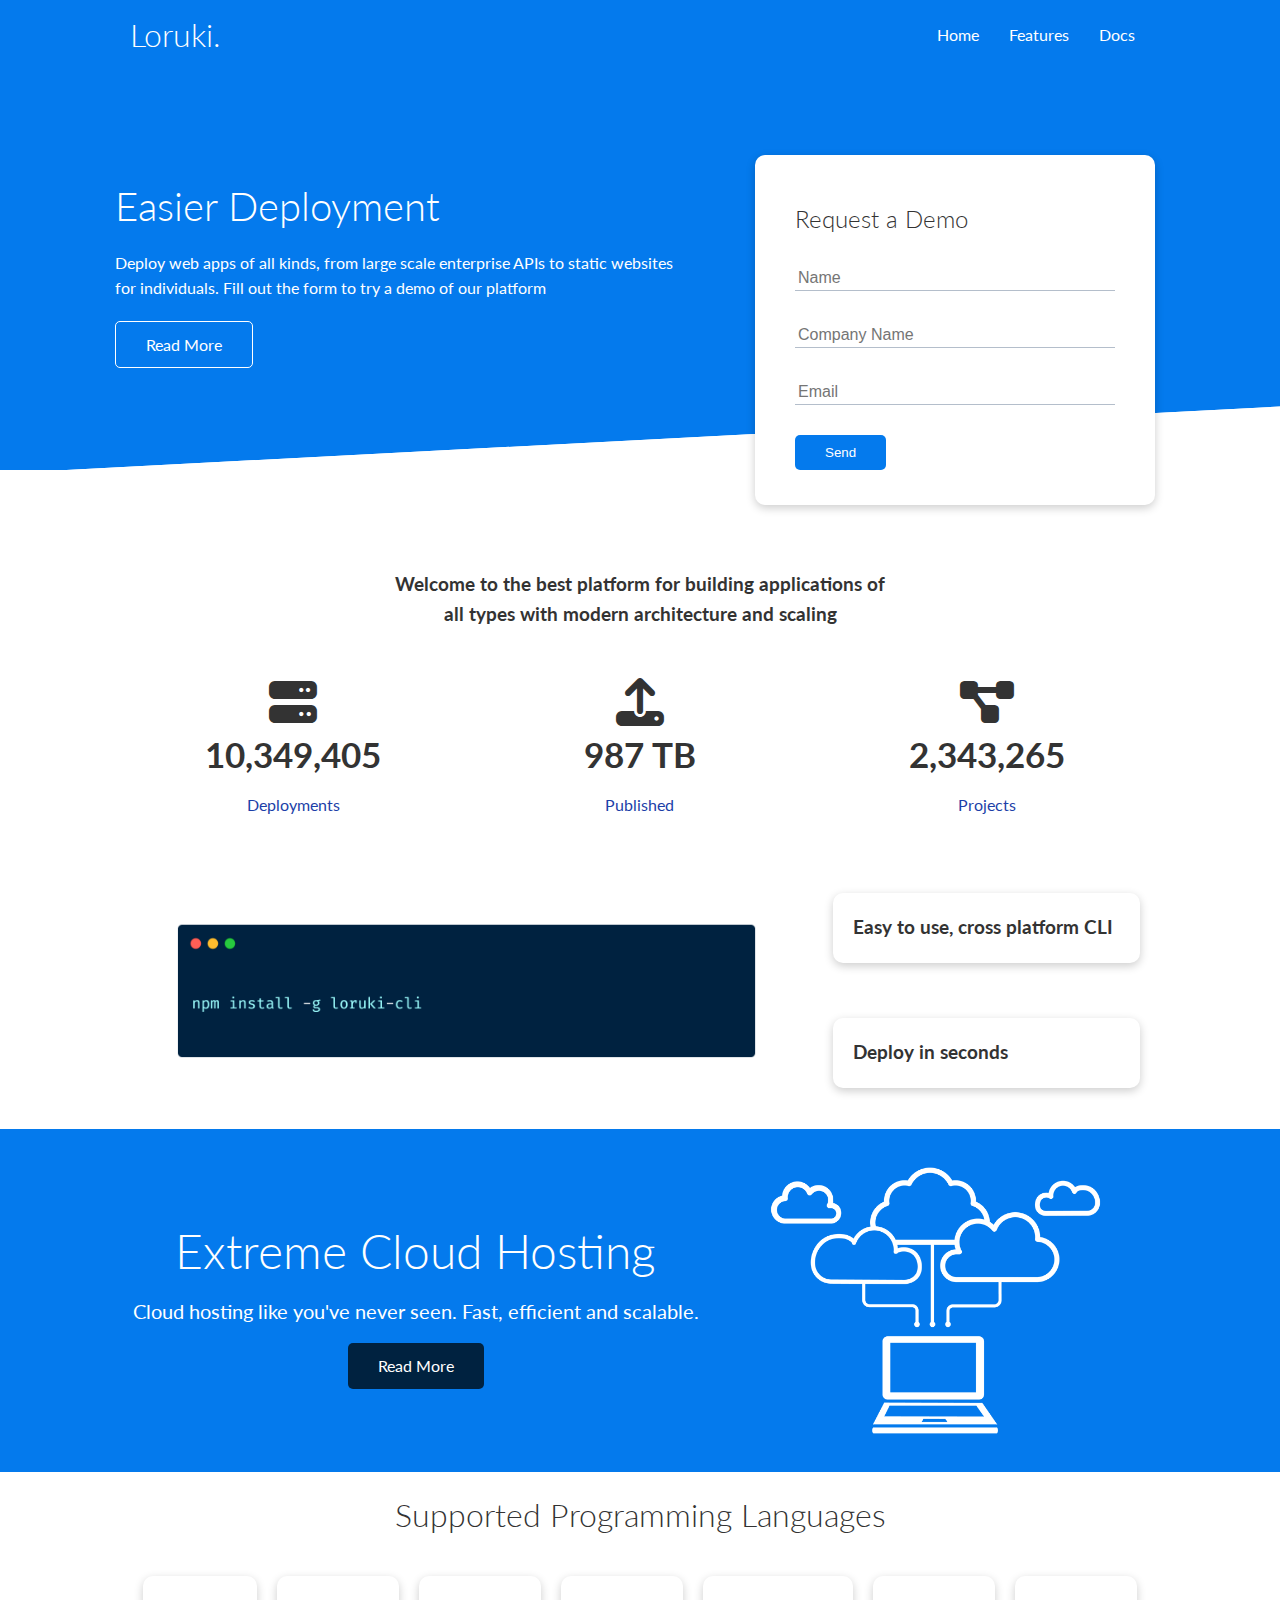
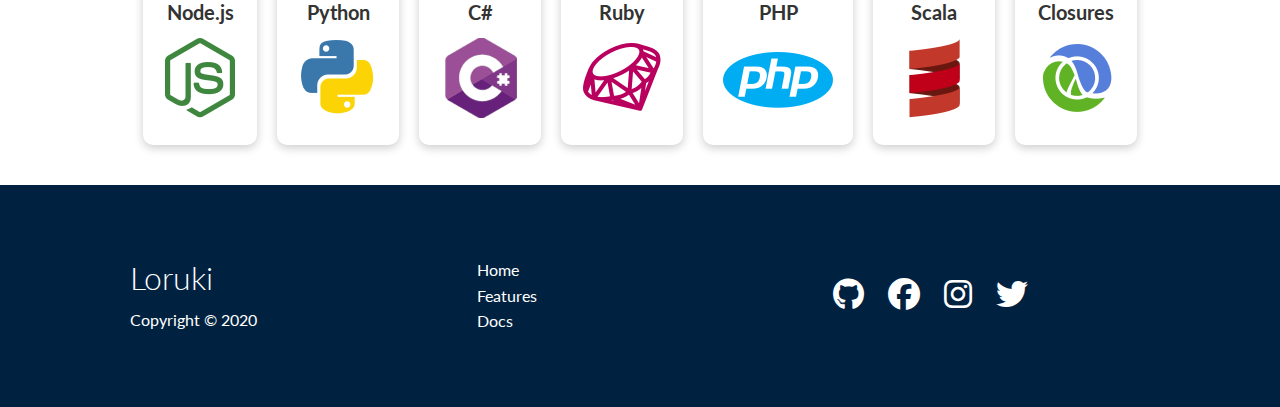
<file: index.html>
<!DOCTYPE html>
<html lang="en">
  <head>
    <meta charset="UTF-8" />
    <meta name="viewport" content="width=device-width, initial-scale=1.0" />
    <link
      rel="stylesheet"
      href="https://cdnjs.cloudflare.com/ajax/libs/font-awesome/6.7.2/css/all.min.css"
      integrity="sha512-Evv84Mr4kqVGRNSgIGL/F/aIDqQb7xQ2vcrdIwxfjThSH8CSR7PBEakCr51Ck+w+/U6swU2Im1vVX0SVk9ABhg=="
      crossorigin="anonymous"
      referrerpolicy="no-referrer"
    />
    <link rel="stylesheet" href="css/utilities.css" />
    <link rel="stylesheet" href="css/main.css" />
    <title>Loruki | Cloudhosting For Everyone</title>
  </head>
  <body>
    <!-- Navbar -->
    <div class="navbar">
      <div class="container flex">
        <h1 class="logo">Loruki.</h1>
        <nav>
          <ul>
            <li><a href="index.html">Home</a></li>
            <li><a href="features.html">Features</a></li>
            <li><a href="docs.html">Docs</a></li>
          </ul>
        </nav>
      </div>
    </div>

    <!-- Showcase -->
    <section class="showcase">
      <div class="container grid">
        <div class="showcase-text">
          <h1>Easier Deployment</h1>
          <p>
            Deploy web apps of all kinds, from large scale enterprise APIs to
            static websites for individuals. Fill out the form to try a demo of
            our platform
          </p>
          <a href="features.html" class="btn btn-outline">Read More</a>
        </div>
        <div class="showcase-form card">
          <h2>Request a Demo</h2>
          <form>
            <div class="form-control">
              <input type="text" name="name" placeholder="Name" required />
            </div>
            <div class="form-control">
              <input
                type="text"
                name="company"
                placeholder="Company Name"
                required
              />
            </div>
            <div class="form-control">
              <input type="email" name="email" placeholder="Email" requireds />
            </div>
            <input type="submit" value="Send" class="btn btn-primary" />
          </form>
        </div>
      </div>
    </section>

    <!-- Stats -->
    <section class="stats">
      <div class="container">
        <h3 class="stats-heading text-center my-1">
          Welcome to the best platform for building applications of all types
          with modern architecture and scaling
        </h3>

        <div class="grid grid-3 text-center my-4">
          <div>
            <i class="fas fa-server fa-3x"></i>
            <h3>10,349,405</h3>
            <p class="text-secondary">Deployments</p>
          </div>

          <div>
            <i class="fas fa-upload fa-3x"></i>
            <h3>987 TB</h3>
            <p class="text-secondary">Published</p>
          </div>
          <div>
            <i class="fas fa-project-diagram fa-3x"></i>
            <h3>2,343,265</h3>
            <p class="text-secondary">Projects</p>
          </div>
        </div>
      </div>
    </section>

    <!-- CLI -->
    <section class="cli">
      <div class="container grid">
        <img src="img/cli.png" alt="" />
        <div class="card">
          <h3>Easy to use, cross platform CLI</h3>
        </div>
        <div class="card">
          <h3>Deploy in seconds</h3>
        </div>
      </div>
    </section>

    <!-- Cloud -->
    <section class="cloud bg-primary my-2 py-2">
      <div class="container grid">
        <div class="text-center">
          <h2 class="lg">Extreme Cloud Hosting</h2>
          <p class="lead my-1">
            Cloud hosting like you've never seen. Fast, efficient and scalable.
          </p>
          <a href="features.html" class="btn btn-dark">Read More</a>
        </div>
        <img src="img/cloud.png" alt="" />
      </div>
    </section>

    <!-- Languages -->
    <section class="languages">
      <h2 class="md text-center my-2">Supported Programming Languages</h2>
      <div class="container flex">
        <div class="card">
          <h4>Node.js</h4>
          <img src="img/logos/node.png" alt="" />
        </div>
        <div class="card">
          <h4>Python</h4>
          <img src="img/logos/python.png" alt="" />
        </div>
        <div class="card">
          <h4>C#</h4>
          <img src="img/logos/csharp.png" alt="" />
        </div>
        <div class="card">
          <h4>Ruby</h4>
          <img src="img/logos/ruby.png" alt="" />
        </div>
        <div class="card">
          <h4>PHP</h4>
          <img src="img/logos/php.png" alt="" />
        </div>
        <div class="card">
          <h4>Scala</h4>
          <img src="img/logos/scala.png" alt="" />
        </div>
        <div class="card">
          <h4>Closures</h4>
          <img src="img/logos/clojure.png" alt="" />
        </div>
      </div>
    </section>

    <!-- Footer -->
    <footer class="footer bg-dark py-5">
      <div class="container grid grid-3">
        <div>
          <h1>Loruki</h1>
          <p>Copyright &copy; 2020</p>
        </div>
        <nav>
          <ul>
            <li><a href="index.html">Home</a></li>
            <li><a href="features.html">Features</a></li>
            <li><a href="docs.html">Docs</a></li>
          </ul>
        </nav>
        <div class="social">
          <a href="#"><i class="fab fa-github fa-2x"></i></a>
          <a href="#"><i class="fab fa-facebook fa-2x"></i></a>
          <a href="#"><i class="fab fa-instagram fa-2x"></i></a>
          <a href="#"><i class="fab fa-twitter fa-2x"></i></a>
        </div>
      </div>
    </footer>
  </body>
</html>
</file>
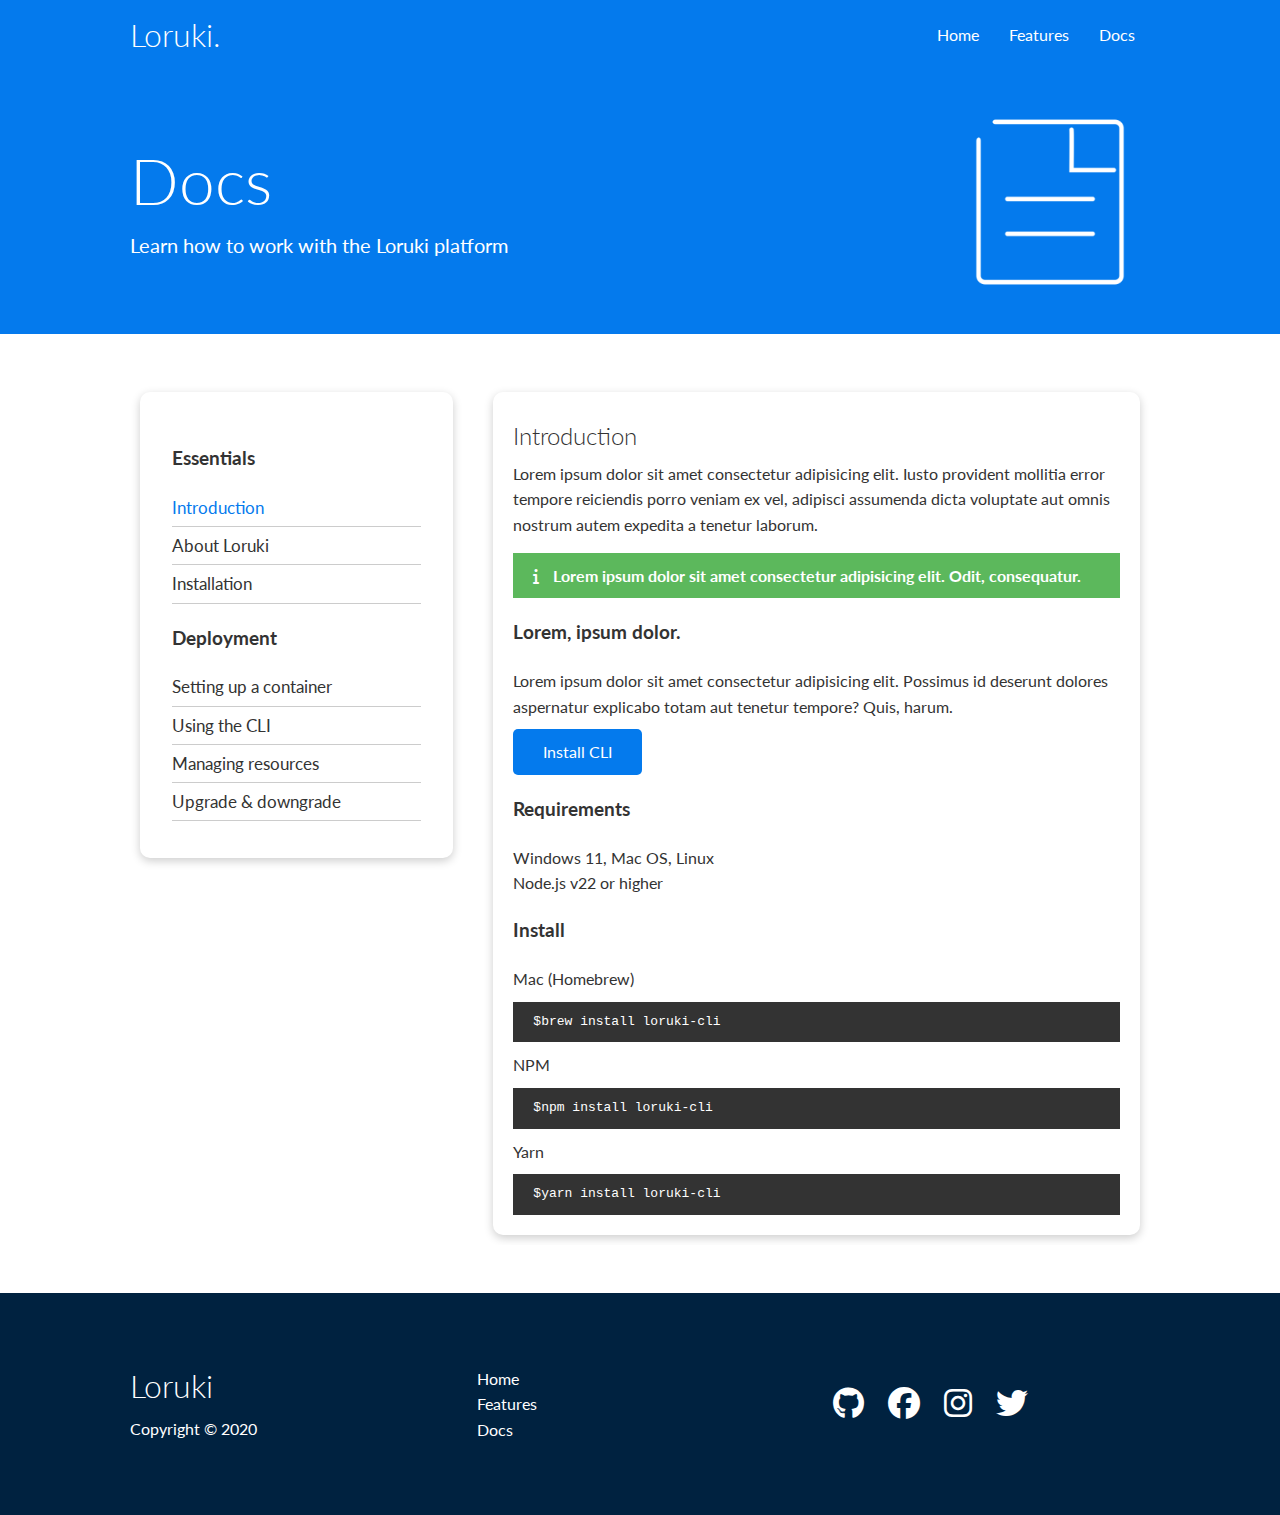
<file: docs.html>
<!DOCTYPE html>
<html lang="en">
  <head>
    <meta charset="UTF-8" />
    <meta name="viewport" content="width=device-width, initial-scale=1.0" />
    <link
      rel="stylesheet"
      href="https://cdnjs.cloudflare.com/ajax/libs/font-awesome/6.7.2/css/all.min.css"
      integrity="sha512-Evv84Mr4kqVGRNSgIGL/F/aIDqQb7xQ2vcrdIwxfjThSH8CSR7PBEakCr51Ck+w+/U6swU2Im1vVX0SVk9ABhg=="
      crossorigin="anonymous"
      referrerpolicy="no-referrer"
    />
    <link rel="stylesheet" href="css/utilities.css" />
    <link rel="stylesheet" href="css/main.css" />
    <title>Loruki | Cloudhosting For Everyone</title>
  </head>
  <body>
    <!-- Navbar -->
    <div class="navbar">
      <div class="container flex">
        <h1 class="logo">Loruki.</h1>
        <nav>
          <ul>
            <li><a href="index.html">Home</a></li>
            <li><a href="features.html">Features</a></li>
            <li><a href="docs.html">Docs</a></li>
          </ul>
        </nav>
      </div>
    </div>

    <!-- Features-head -->
    <section class="docs-head bg-primary py-3">
      <div class="container grid">
        <div>
          <h1 class="xl">Docs</h1>
          <p class="lead">Learn how to work with the Loruki platform</p>
        </div>
        <img src="img/docs.png" alt="" />
      </div>
    </section>

    <!-- Docs main -->
    <section class="docs-main my-4">
      <div class="container grid">
        <div class="card bg-light p-3">
          <h3 class="my-2">Essentials</h3>
          <nav>
            <ul>
              <li><a href="#" class="text-primary">Introduction</a></li>
              <li><a href="#">About Loruki</a></li>
              <li><a href="#">Installation</a></li>
            </ul>
          </nav>
          <h3 class="my-2">Deployment</h3>
          <nav>
            <ul>
              <li><a href="#">Setting up a container</a></li>
              <li><a href="#">Using the CLI</a></li>
              <li><a href="#">Managing resources</a></li>
              <li><a href="#">Upgrade & downgrade</a></li>
            </ul>
          </nav>
        </div>
        <div class="card">
          <h2>Introduction</h2>
          <p>
            Lorem ipsum dolor sit amet consectetur adipisicing elit. Iusto
            provident mollitia error tempore reiciendis porro veniam ex vel,
            adipisci assumenda dicta voluptate aut omnis nostrum autem expedita
            a tenetur laborum.
          </p>
          <div class="alert alert-success">
            <i class="fas fa-info"></i> Lorem ipsum dolor sit amet consectetur
            adipisicing elit. Odit, consequatur.
          </div>

          <h3>Lorem, ipsum dolor.</h3>
          <p>
            Lorem ipsum dolor sit amet consectetur adipisicing elit. Possimus id
            deserunt dolores aspernatur explicabo totam aut tenetur tempore?
            Quis, harum.
          </p>
          <a href="#" class="btn btn-primary">Install CLI</a>

          <h3>Requirements</h3>
          <ul>
            <li>Windows 11, Mac OS, Linux</li>
            <li>Node.js v22 or higher</li>
          </ul>

          <h3>Install</h3>
          <p>Mac (Homebrew)</p>
          <pre><code>$brew install loruki-cli</code></pre>
          <p>NPM</p>
          <pre><code>$npm install loruki-cli</code></pre>
          <p>Yarn</p>
          <pre><code>$yarn install loruki-cli</code></pre>
        </div>
      </div>
    </section>

    <!-- Footer -->
    <footer class="footer bg-dark py-5">
      <div class="container grid grid-3">
        <div>
          <h1>Loruki</h1>
          <p>Copyright &copy; 2020</p>
        </div>
        <nav>
          <ul>
            <li><a href="index.html">Home</a></li>
            <li><a href="features.html">Features</a></li>
            <li><a href="docs.html">Docs</a></li>
          </ul>
        </nav>
        <div class="social">
          <a href="#"><i class="fab fa-github fa-2x"></i></a>
          <a href="#"><i class="fab fa-facebook fa-2x"></i></a>
          <a href="#"><i class="fab fa-instagram fa-2x"></i></a>
          <a href="#"><i class="fab fa-twitter fa-2x"></i></a>
        </div>
      </div>
    </footer>
  </body>
</html>
</file>
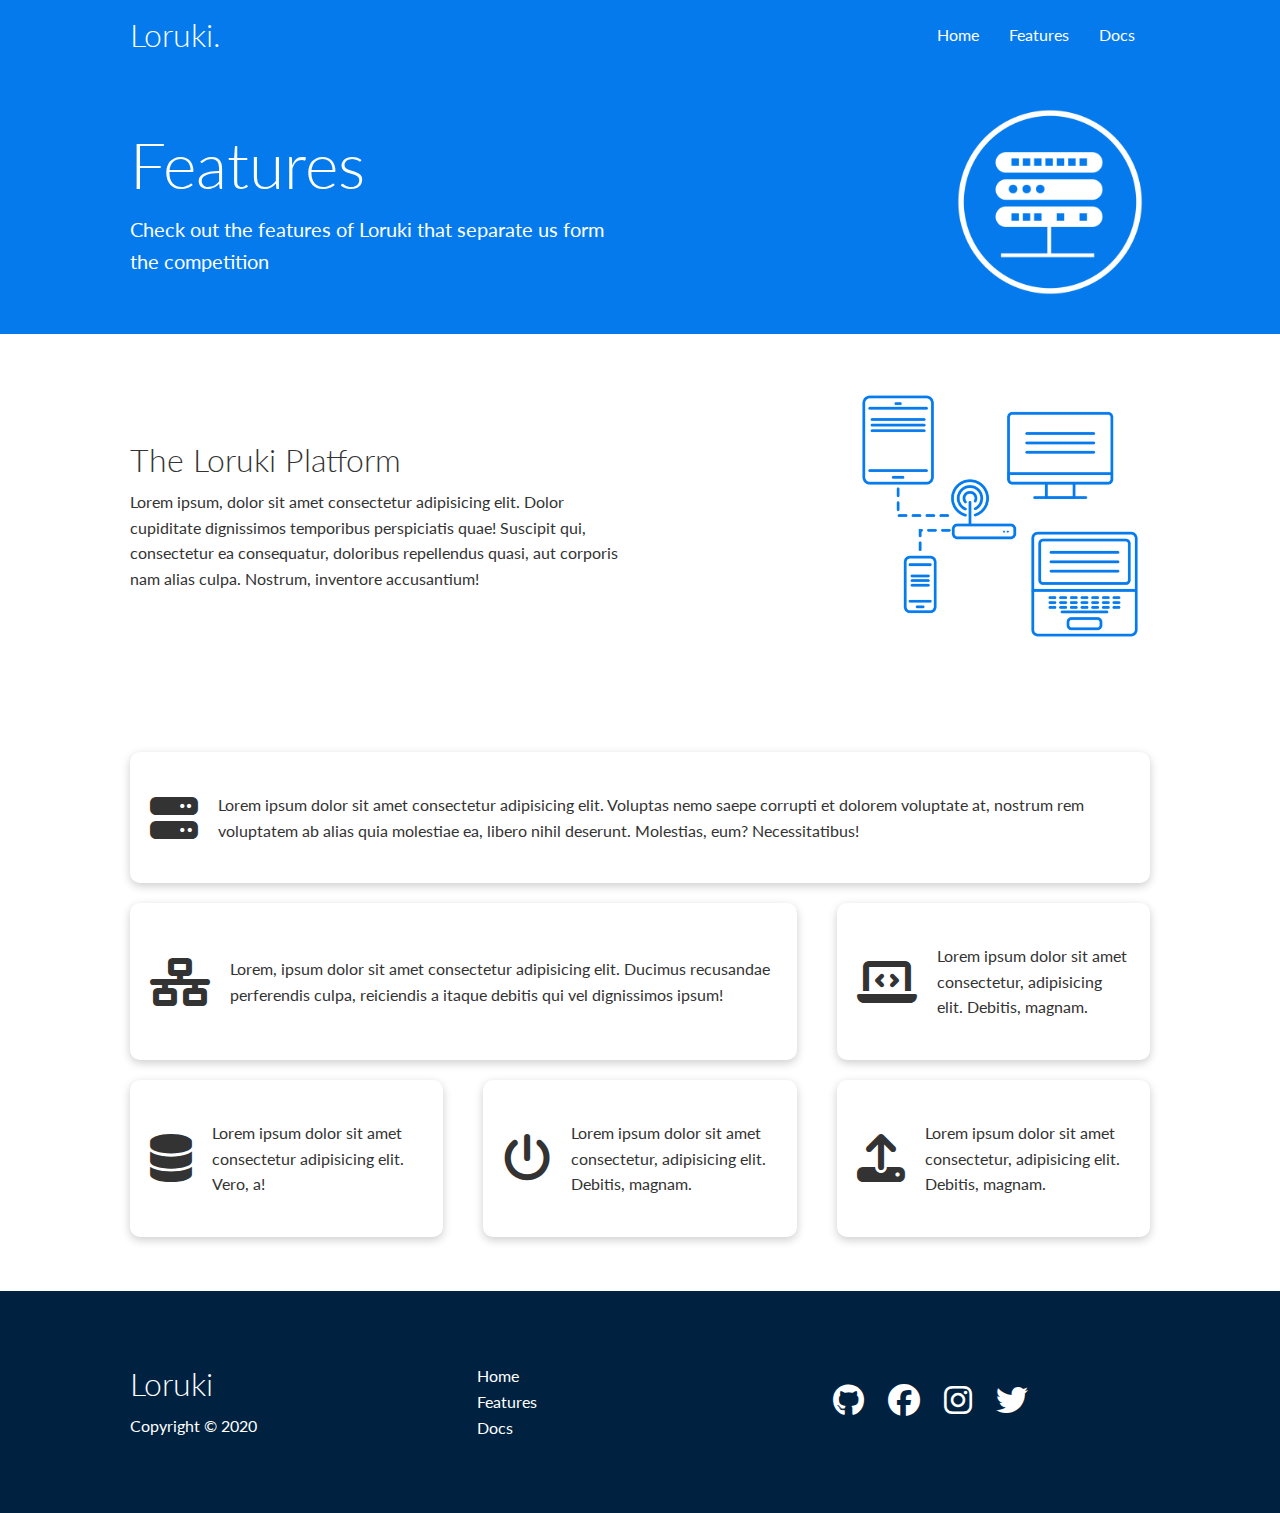
<file: features.html>
<!DOCTYPE html>
<html lang="en">
  <head>
    <meta charset="UTF-8" />
    <meta name="viewport" content="width=device-width, initial-scale=1.0" />
    <link
      rel="stylesheet"
      href="https://cdnjs.cloudflare.com/ajax/libs/font-awesome/6.7.2/css/all.min.css"
      integrity="sha512-Evv84Mr4kqVGRNSgIGL/F/aIDqQb7xQ2vcrdIwxfjThSH8CSR7PBEakCr51Ck+w+/U6swU2Im1vVX0SVk9ABhg=="
      crossorigin="anonymous"
      referrerpolicy="no-referrer"
    />
    <link rel="stylesheet" href="css/utilities.css" />
    <link rel="stylesheet" href="css/main.css" />
    <title>Loruki | Cloudhosting For Everyone</title>
  </head>
  <body>
    <!-- Navbar -->
    <div class="navbar">
      <div class="container flex">
        <h1 class="logo">Loruki.</h1>
        <nav>
          <ul>
            <li><a href="index.html">Home</a></li>
            <li><a href="features.html">Features</a></li>
            <li><a href="docs.html">Docs</a></li>
          </ul>
        </nav>
      </div>
    </div>

    <!-- Features-head -->
    <section class="features-head bg-primary py-3">
      <div class="container grid">
        <div>
          <h1 class="xl">Features</h1>
          <p class="lead">
            Check out the features of Loruki that separate us form the
            competition
          </p>
        </div>
        <img src="img/server.png" alt="" />
      </div>
    </section>

    <!-- Sub-head -->
    <section class="features-sub-head bg-light py-3">
      <div class="container grid">
        <div>
          <h1 class="md">The Loruki Platform</h1>
          <p>
            Lorem ipsum, dolor sit amet consectetur adipisicing elit. Dolor
            cupiditate dignissimos temporibus perspiciatis quae! Suscipit qui,
            consectetur ea consequatur, doloribus repellendus quasi, aut
            corporis nam alias culpa. Nostrum, inventore accusantium!
          </p>
        </div>
        <img src="img/server2.png" alt="" />
      </div>
    </section>

    <!-- Features Main -->
    <section class="features-main my-2">
      <div class="container grid grid-3">
        <div class="card flex">
          <i class="fas fa-server fa-3x"> </i>
          <p>
            Lorem ipsum dolor sit amet consectetur adipisicing elit. Voluptas
            nemo saepe corrupti et dolorem voluptate at, nostrum rem voluptatem
            ab alias quia molestiae ea, libero nihil deserunt. Molestias, eum?
            Necessitatibus!
          </p>
        </div>
        <div class="card flex">
          <i class="fas fa-network-wired fa-3x"> </i>
          <p>
            Lorem, ipsum dolor sit amet consectetur adipisicing elit. Ducimus
            recusandae perferendis culpa, reiciendis a itaque debitis qui vel
            dignissimos ipsum!
          </p>
        </div>
        <div class="card flex">
          <i class="fas fa-laptop-code fa-3x"> </i>
          <p>
            Lorem ipsum dolor sit amet consectetur, adipisicing elit. Debitis,
            magnam.
          </p>
        </div>
        <div class="card flex">
          <i class="fas fa-database fa-3x"> </i>
          <p>
            Lorem ipsum dolor sit amet consectetur adipisicing elit. Vero, a!
          </p>
        </div>
        <div class="card flex">
          <i class="fas fa-power-off fa-3x"> </i>
          <p>
            Lorem ipsum dolor sit amet consectetur, adipisicing elit. Debitis,
            magnam.
          </p>
        </div>
        <div class="card flex">
          <i class="fas fa-upload fa-3x"> </i>
          <p>
            Lorem ipsum dolor sit amet consectetur, adipisicing elit. Debitis,
            magnam.
          </p>
        </div>
      </div>
    </section>

    <!-- Footer -->
    <footer class="footer bg-dark py-5">
      <div class="container grid grid-3">
        <div>
          <h1>Loruki</h1>
          <p>Copyright &copy; 2020</p>
        </div>
        <nav>
          <ul>
            <li><a href="index.html">Home</a></li>
            <li><a href="features.html">Features</a></li>
            <li><a href="docs.html">Docs</a></li>
          </ul>
        </nav>
        <div class="social">
          <a href="#"><i class="fab fa-github fa-2x"></i></a>
          <a href="#"><i class="fab fa-facebook fa-2x"></i></a>
          <a href="#"><i class="fab fa-instagram fa-2x"></i></a>
          <a href="#"><i class="fab fa-twitter fa-2x"></i></a>
        </div>
      </div>
    </footer>
  </body>
</html>
</file>
<file: css/utilities.css>
.container {
  max-width: 1100px;
  margin: 0 auto;
  overflow: auto;
  padding: 0 40px;
}

.card {
  background-color: #fff;
  border-radius: 10px;
  box-shadow: 0 3px 10px rgba(0, 0, 0, 0.2);
  padding: 20px;
  margin: 10px;
  color: #333;
}

/* Buttons */

.btn {
  display: inline-block;
  padding: 10px 30px;
  cursor: pointer;
  background-color: var(--primary-color);
  color: #fff;
  border: none;
  border-radius: 5px;
}

.btn:hover {
  transform: scale(0.98);
}

.btn-outline {
  background: transparent;
  border: 1px solid #fff;
}

.text-center {
  text-align: center;
}

/* Margins */

.my-1 {
  margin: 1rem 0;
}

.my-2 {
  margin: 1.5rem 0;
}

.my-3 {
  margin: 2rem 0;
}

.my-4 {
  margin: 3rem 0;
}

.my-5 {
  margin: 4rem 0;
}

.m-1 {
  margin: 1rem;
}

.m-2 {
  margin: 1.5rem;
}

.m-3 {
  margin: 2rem;
}

.m-4 {
  margin: 3rem;
}

.m-5 {
  margin: 4rem;
}

/* Padding */

.py-1 {
  padding: 1rem 0;
}

.py-2 {
  padding: 1.5rem 0;
}

.py-3 {
  padding: 2rem 0;
}

.py-4 {
  padding: 3rem 0;
}

.py-5 {
  padding: 4rem 0;
}

.p-1 {
  padding: 1rem;
}

.p-2 {
  padding: 1.5rem;
}

.p-3 {
  padding: 2rem;
}

.p-4 {
  padding: 3rem;
}

.p-5 {
  padding: 4rem;
}

/* Backgrounds & Colored Buttons */

.bg-primary,
.btn-primary {
  background-color: var(--primary-color);
  color: #fff;
}

.bg-secondary,
.btn-secondary {
  background-color: var(--secondary-color);
  color: #fff;
}

.bg-dark,
.btn-dark {
  background-color: var(--dark-color);
  color: #fff;
}

.bg-light,
.btn-light {
  background-color: var(--lights-color);
  color: #333;
}

.bg-primary q,
.btn-primary a,
.bg-secondary a,
.btn-secondary a,
.bg-dark a,
.btn-dark a {
  color: #fff;
}

/* Text colors */

.text-primary {
  color: var(--primary-color);
}

.text-secondary {
  color: var(--secondary-color);
}

.text-dark {
  color: var(--dark-color);
}

.text-light {
  color: var(--lights-color);
}

/* Text sizes */

.lead {
  font-size: 20px;
}

.sm {
  font-size: 1rem;
}

.md {
  font-size: 2rem;
}

.lg {
  font-size: 3rem;
}

.xl {
  font-size: 4rem;
}

/* Alert */

.alert {
  background-color: var(--light-color);
  padding: 10px 20px;
  font-weight: bold;
  margin: 15px 0;
}

.alert i {
  margin-right: 10px;
}

.alert-success {
  background-color: var(--success-color);
  color: #fff;
}

.alert-error {
  background-color: var(--error-color);
  color: #fff;
}

/* Flex & Grid */

.flex {
  display: flex;
  justify-content: center;
  align-items: center;
  height: 100%;
}

.grid {
  display: grid;
  grid-template-columns: repeat(2, 1fr);
  gap: 20px;
  justify-content: center;
  align-items: center;
  height: 100%;
}

.grid-3 {
  grid-template-columns: repeat(3, 1fr);
}
</file>
<file: css/main.css>
@import url('https://fonts.googleapis.com/css2?family=Lato:ital,wght@0,100;0,300&display=swap');

:root {
  --primary-color: #047aed;
  --secondary-color: #1c3fa8;
  --dark-color: #002240;
  --light-color: #f4f4f4;
  --success-color: #5cb85c;
  --error-color: #d9534f;
}

* {
  margin: 0;
  padding: 0;
  box-sizing: border-box;
}

body {
  font-family: 'Lato', sans-serif;
  color: #333;
  line-height: 1.6;
}

ul {
  list-style-type: none;
}

a {
  text-decoration: none;
  color: #333;
}

h1,
h2 {
  font-weight: 300;
  line-height: 1.2;
  margin: 10px 0;
}

p {
  margin: 10px 0;
}

img {
  max-width: 100%;
}

code,
pre {
  background-color: #333;
  color: #fff;
  padding: 10px;
}

/* Navigation */

.navbar {
  background-color: var(--primary-color);
  color: #fff;
  height: 70px;
}

.navbar ul {
  display: flex;
}

.navbar a {
  color: #fff;
  padding: 10px;
  margin: 0 5px;
}

.navbar a:hover {
  border-bottom: 2px solid #fff;
}

.navbar .flex {
  justify-content: space-between;
}

/* Showcase */

.showcase {
  height: 400px;
  background-color: var(--primary-color);
  color: #fff;
  position: relative;
}

.showcase h1 {
  font-size: 40px;
}

.showcase p {
  margin: 20px 0;
}

.showcase .grid {
  grid-template-columns: 55% 45%;
  gap: 30px;
  overflow: visible;
}

.showcase-text {
  animation: slideInFromLeft 1s ease-in;
}

.showcase-form {
  position: relative;
  top: 60px;
  height: 350px;
  width: 400px;
  padding: 40px;
  z-index: 100;
  justify-self: flex-end;
  animation: slideInFromRight 1s ease-in;
}

.showcase-form .form-control {
  margin: 30px 0;
}

.showcase-form input[type='text'],
.showcase-form input[type='email'] {
  border: 0;
  border-bottom: 1px solid #b4becb;
  width: 100%;
  padding: 3px;
  font-size: 16px;
}

.showcase-form input:focus {
  outline: none;
}

.showcase::before,
.showcase::after {
  content: '';
  position: absolute;
  height: 100px;
  bottom: -70px;
  right: 0;
  left: 0;
  background: #fff;
  transform: skewY(-3deg);
  -webkit-transform: skewY(-3deg);
  -moz-transform: skewY(-3deg);
  -ms-transform: skewY(-3deg);
}

/* Stats */

.stats {
  padding-top: 100px;
  animation: slideInFromBottom 1s ease-in;
}

.stats-heading {
  max-width: 500px;
  margin: auto;
}

.stats .grid h3 {
  font-size: 35px;
}

.stats.grid p {
  font-size: 20px;
  font-weight: bold;
}

/* CLI */

.cli .grid {
  grid-template-columns: repeat(3, 1fr);
  grid-template-rows: repeat(2, 1fr);
}

.cli .grid > *:first-child {
  grid-column: 1 / span 2;
  grid-row: 1 / span 2;
}

/* Cloud */

.cloud .grid {
  grid-template-columns: 4fr 3fr;
}

/* Languages */

.languages .flex {
  flex-wrap: wrap;
}

.languages .card {
  text-align: center;
  margin: 18px 10px 40px;
  transition: transform 0.2s ease-in;
}

.languages .card h4 {
  font-size: 20px;
  margin-bottom: 10px;
}

.languages .card:hover {
  transform: translateY(-15px);
}

/* Features-head */

.features-head img,
.docs-head img {
  width: 200px;
  justify-self: flex-end;
}

.features-sub-head img {
  width: 300px;
  justify-self: flex-end;
}

/* Features Main */

.features-main .card > i {
  margin-right: 20px;
}

.features-main .grid {
  padding: 30px;
}

.features-main > .grid *:first-child {
  grid-column: 1 / span 3;
}

.features-main .grid *:nth-child(2) {
  grid-column: 1 / span 2;
}

/* Docs */

.docs-main h3 {
  margin: 20px 0;
}

.docs-main .grid {
  grid-template-columns: 1fr 2fr;
  align-items: flex-start;
}

.docs-main nav li {
  font-size: 17px;
  padding-bottom: 5px;
  margin-bottom: 5px;
  border-bottom: 1px solid #ccc;
}

.docs-main nav li a:hover {
  font-weight: bold;
}

/* Animations */

@keyframes slideInFromLeft {
  0% {
    transform: translateX(-100%);
  }

  100% {
    transform: translateX(0);
  }
}

@keyframes slideInFromRight {
  0% {
    transform: translateX(100%);
  }

  100% {
    transform: translateX(0);
  }
}

@keyframes slideInFromTop {
  0% {
    transform: translateY(-100%);
  }

  100% {
    transform: translateX(0);
  }
}

@keyframes slideInFromBottom {
  0% {
    transform: translateY(100%);
  }

  100% {
    transform: translateX(0);
  }
}

/* Footer */

.footer .social a {
  margin: 0 10px;
}

/* Media Queries */

/* 1. Tablets and under */

@media (max-width: 768px) {
  .grid,
  .showcase .grid,
  .stats .grid,
  .cli .grid,
  .cloud .grid,
  .features-main .grid,
  .docs-main .grid {
    grid-template-columns: 1fr;
    grid-template-rows: 1fr;
  }

  .showcase {
    height: auto;
  }

  .showcase-text {
    text-align: center;
    margin-top: 40px;
    animation: slideInFromTop 1s ease-in;
  }

  .showcase-form {
    justify-self: center;
    margin: auto;
    animation: slideInFromBottom 1s ease-in;
  }

  .cli .grid > *:first-child {
    grid-column: 1;
    grid-row: 1;
  }

  .features-head,
  .features-sub-head,
  .docs-head {
    text-align: center;
  }

  .features-head img,
  .features-sub-head img,
  .docs-head img {
    justify-self: center;
  }

  .features-main .grid > *:first-child,
  .features-main .grid > *:nth-child(2) {
    grid-column: 1;
  }
}

/* 2. Mobile */

@media (max-width: 500px) {
  .navbar {
    height: 110px;
  }

  .navbar .flex {
    flex-direction: column;
  }

  .navbar ul {
    padding: 10px;
    background-color: rgba(0, 0, 0, 0.1);
  }
}
</file>
